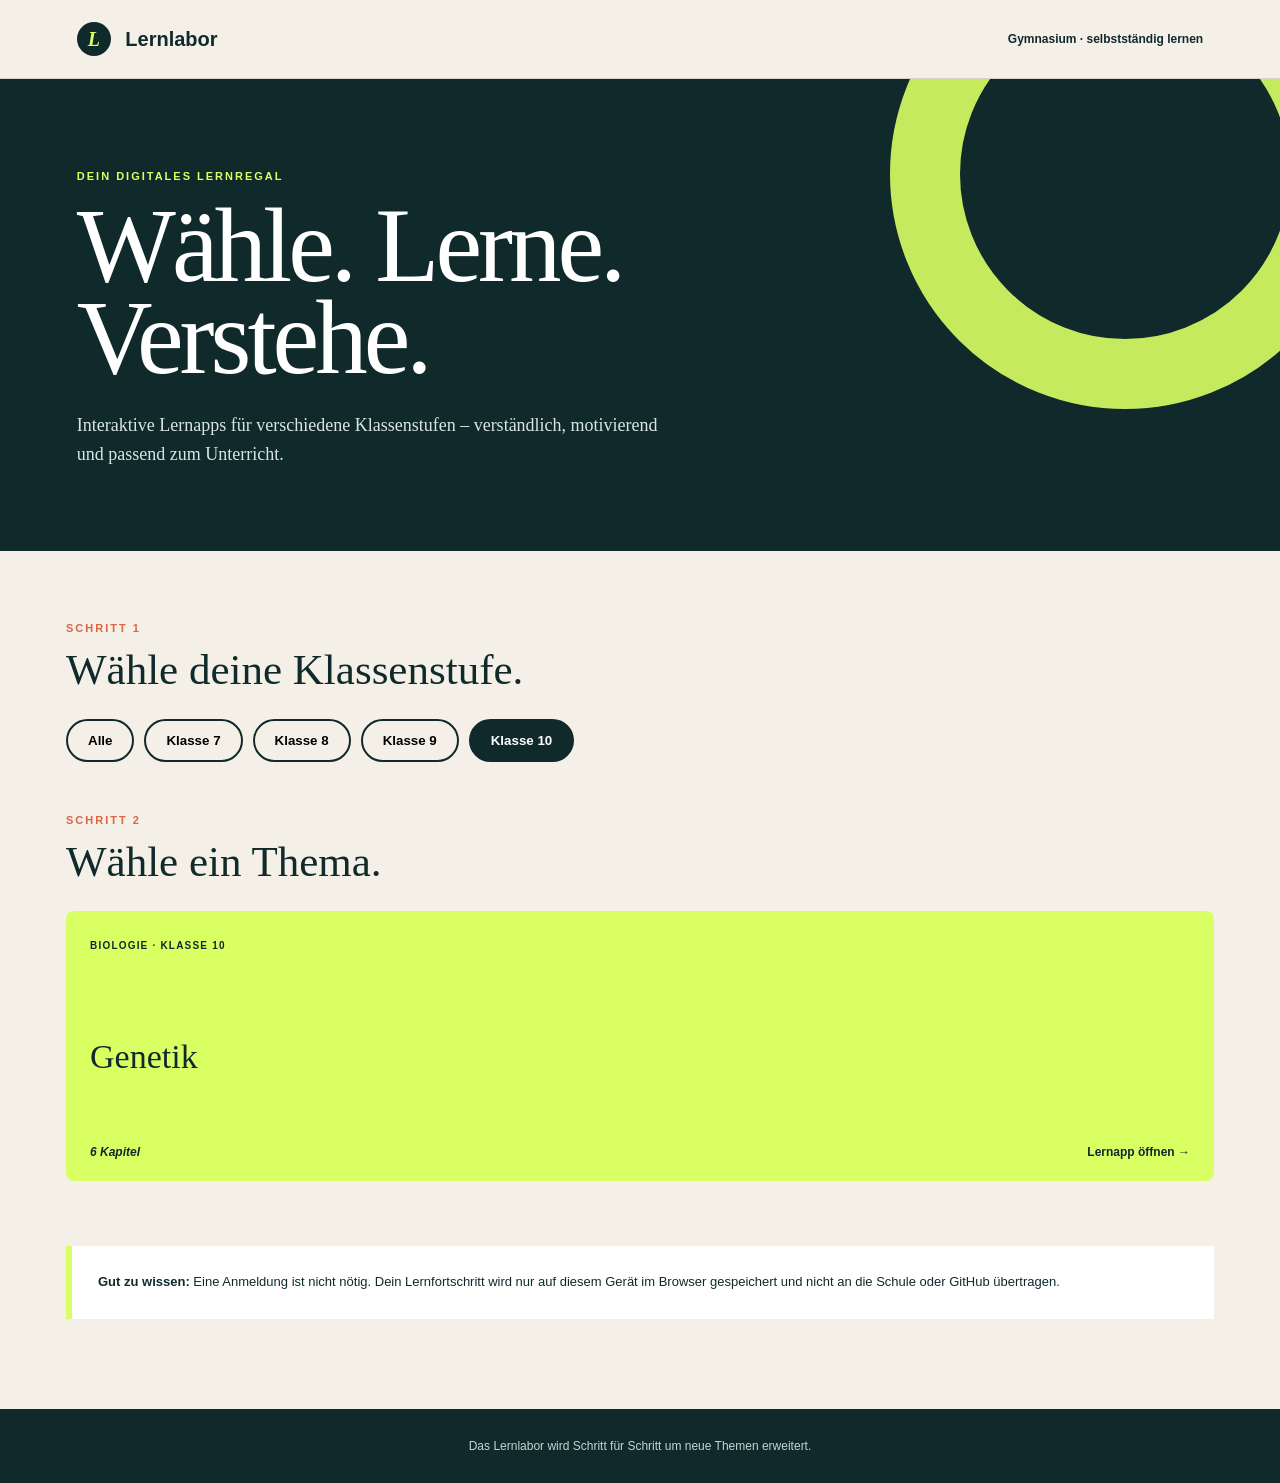
<file: index.html>
<!doctype html>
<html lang="de">
<head>
  <meta charset="utf-8">
  <meta name="viewport" content="width=device-width,initial-scale=1">
  <title>Lernlabor – interaktive Lernapps</title>
  <style>
    :root{--ink:#102a2b;--cream:#f5f0e7;--lime:#d9ff63;--orange:#ff8055;--blue:#83bee7;--purple:#d8b8ec}*{box-sizing:border-box}body{margin:0;background:var(--cream);color:var(--ink);font-family:Arial,sans-serif}.top{padding:22px 6vw;display:flex;justify-content:space-between;align-items:center;border-bottom:1px solid #173b3726}.brand{font-weight:900;font-size:20px}.brand b{display:inline-grid;place-items:center;width:34px;height:34px;background:var(--ink);color:var(--lime);border-radius:50%;margin-right:9px;font-family:Georgia;font-style:italic}.top span{font-size:12px;font-weight:700}.hero{padding:80px 6vw 65px;background:var(--ink);color:#fff;position:relative;overflow:hidden}.hero:after{content:"";position:absolute;width:330px;height:330px;border:70px solid var(--lime);border-radius:50%;right:-80px;top:-140px;opacity:.9}.eyebrow{color:var(--lime);font-weight:900;letter-spacing:2px;font-size:11px}.hero h1{font:500 clamp(55px,9vw,105px)/.88 Georgia;margin:18px 0 26px;letter-spacing:-4px;position:relative;z-index:1}.hero p:last-child{font:18px/1.6 Georgia;max-width:590px;color:#d8e5e2}.content{max-width:1200px;margin:auto;padding:60px 26px 90px}.step{font-size:11px;letter-spacing:2px;font-weight:900;color:#dc6544}.content h2{font:500 43px Georgia;margin:10px 0 25px}.classes{display:flex;flex-wrap:wrap;gap:10px;margin-bottom:52px}.classes button{border:2px solid var(--ink);background:transparent;border-radius:99px;padding:12px 20px;font-weight:800;cursor:pointer}.classes button.active{background:var(--ink);color:white}.grid{display:grid;grid-template-columns:repeat(auto-fit,minmax(260px,1fr));gap:18px}.card{min-height:270px;padding:24px;border-radius:8px;text-decoration:none;color:var(--ink);background:var(--lime);position:relative;transition:.2s}.card:nth-child(2n){background:var(--orange)}.card:nth-child(3n){background:var(--blue)}.card:hover{transform:translateY(-5px);box-shadow:0 12px 30px #0c2b2640}.card small{font-size:10px;font-weight:900;letter-spacing:1.2px}.card h3{font:500 34px Georgia;margin-top:85px}.card span{position:absolute;left:24px;right:24px;bottom:22px;display:flex;justify-content:space-between;font-size:12px;font-weight:800}.hidden{display:none}.empty{padding:35px;border:2px dashed #173b3740;color:#516763}.info{margin-top:65px;background:#fff;padding:26px;border-left:6px solid var(--lime);font-size:13px;line-height:1.6}footer{background:var(--ink);color:#c4d4d1;text-align:center;padding:30px;font-size:12px}@media(max-width:600px){.top span{display:none}.hero{padding-top:60px}.hero h1{letter-spacing:-2px}.hero:after{opacity:.25}.content{padding-top:45px}}
  </style>
</head>
<body>
  <header class="top"><div class="brand"><b>L</b> Lernlabor</div><span>Gymnasium · selbstständig lernen</span></header>
  <section class="hero"><p class="eyebrow">DEIN DIGITALES LERNREGAL</p><h1>Wähle. Lerne.<br>Verstehe.</h1><p>Interaktive Lernapps für verschiedene Klassenstufen – verständlich, motivierend und passend zum Unterricht.</p></section>
  <main class="content">
    <p class="step">SCHRITT 1</p><h2>Wähle deine Klassenstufe.</h2>
    <nav class="classes" aria-label="Klassenstufen">
      <button data-class="all">Alle</button><button data-class="7">Klasse 7</button><button data-class="8">Klasse 8</button><button data-class="9">Klasse 9</button><button class="active" data-class="10">Klasse 10</button>
    </nav>
    <p class="step">SCHRITT 2</p><h2>Wähle ein Thema.</h2>
    <section class="grid" id="apps">
      <a class="card" data-class="10" href="klasse-10/genetik/"><small>BIOLOGIE · KLASSE 10</small><h3>Genetik</h3><span><i>6 Kapitel</i><b>Lernapp öffnen →</b></span></a>
    </section>
    <p class="empty hidden" id="empty">Für diese Klassenstufe sind noch keine Lernapps veröffentlicht.</p>
    <div class="info"><b>Gut zu wissen:</b> Eine Anmeldung ist nicht nötig. Dein Lernfortschritt wird nur auf diesem Gerät im Browser gespeichert und nicht an die Schule oder GitHub übertragen.</div>
  </main>
  <footer>Das Lernlabor wird Schritt für Schritt um neue Themen erweitert.</footer>
  <script>
    const buttons=[...document.querySelectorAll('[data-class].classes button, .classes button')];
    const cards=[...document.querySelectorAll('.card')];
    document.querySelectorAll('.classes button').forEach(button=>button.addEventListener('click',()=>{
      document.querySelectorAll('.classes button').forEach(b=>b.classList.remove('active')); button.classList.add('active');
      const selected=button.dataset.class; let visible=0;
      cards.forEach(card=>{const show=selected==='all'||card.dataset.class===selected;card.classList.toggle('hidden',!show);if(show)visible++});
      document.getElementById('empty').classList.toggle('hidden',visible!==0);
    }));
  </script>
</body>
</html>
</file>
